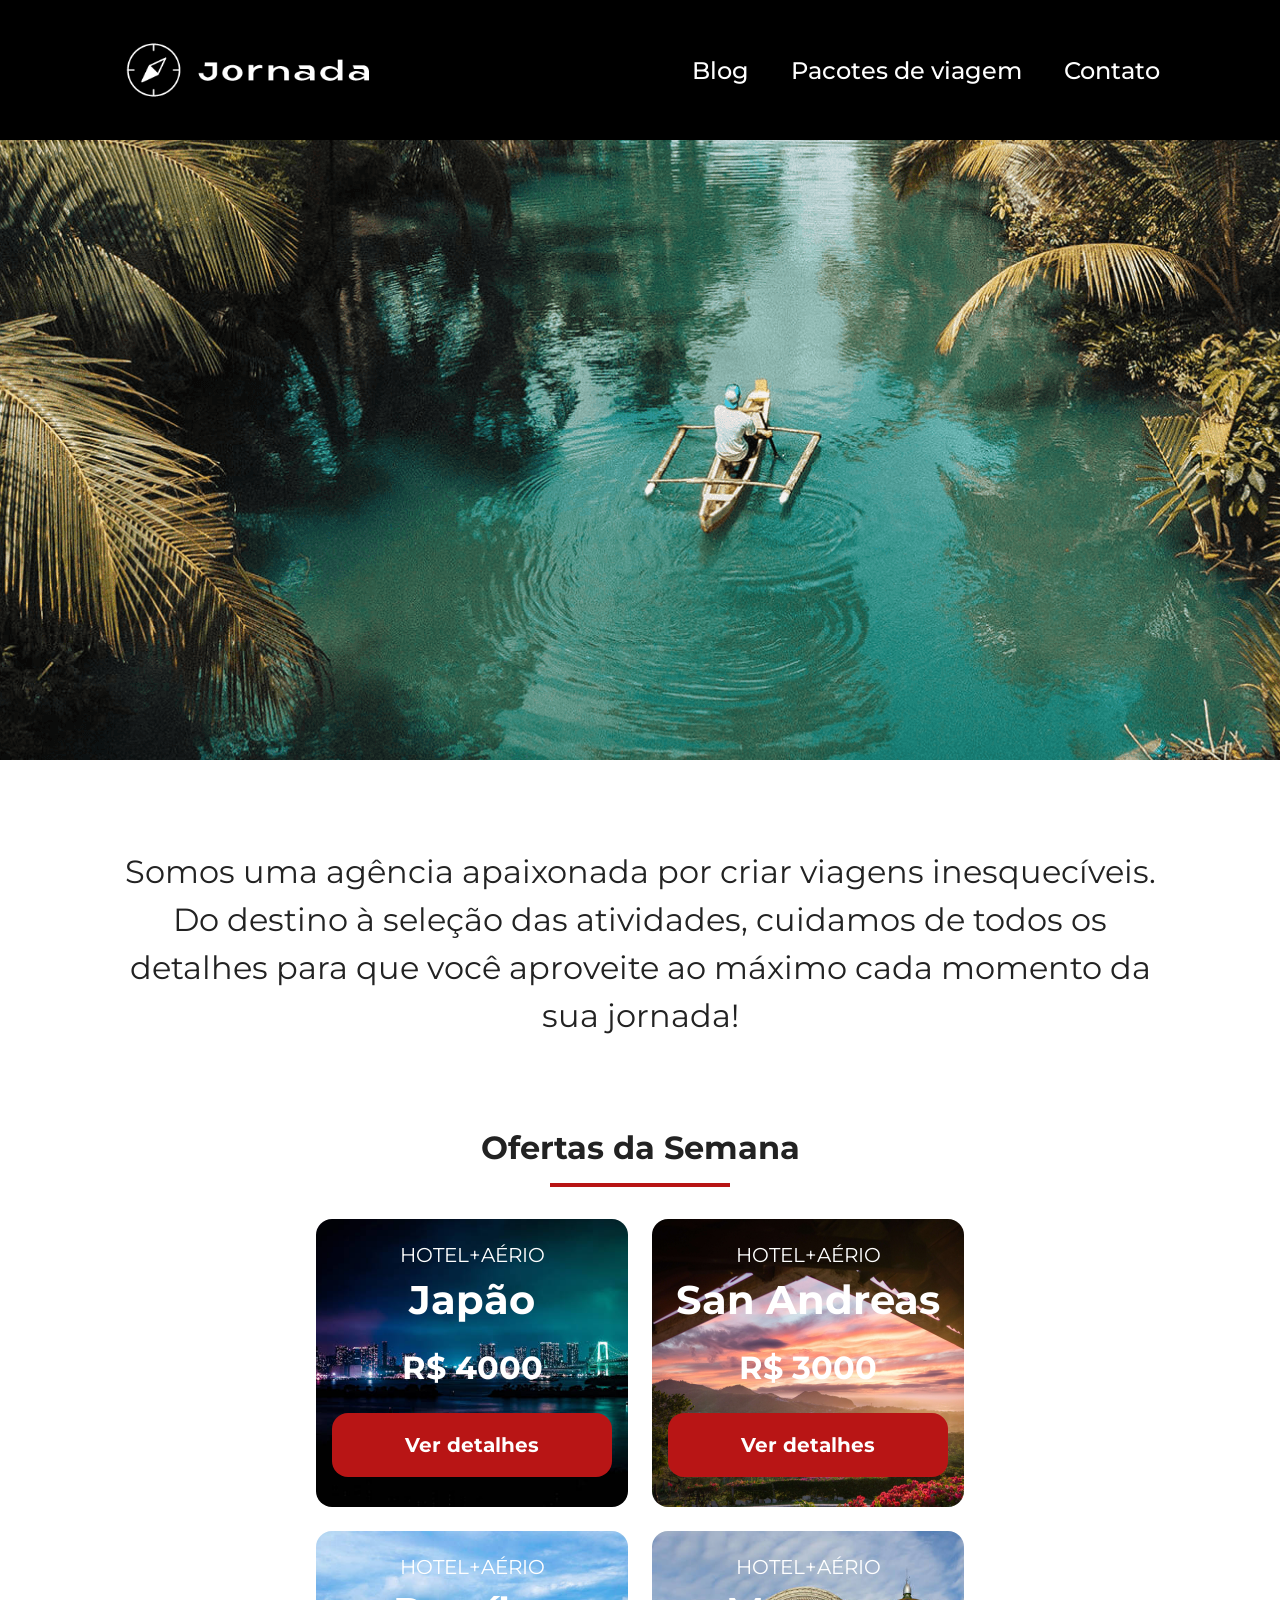
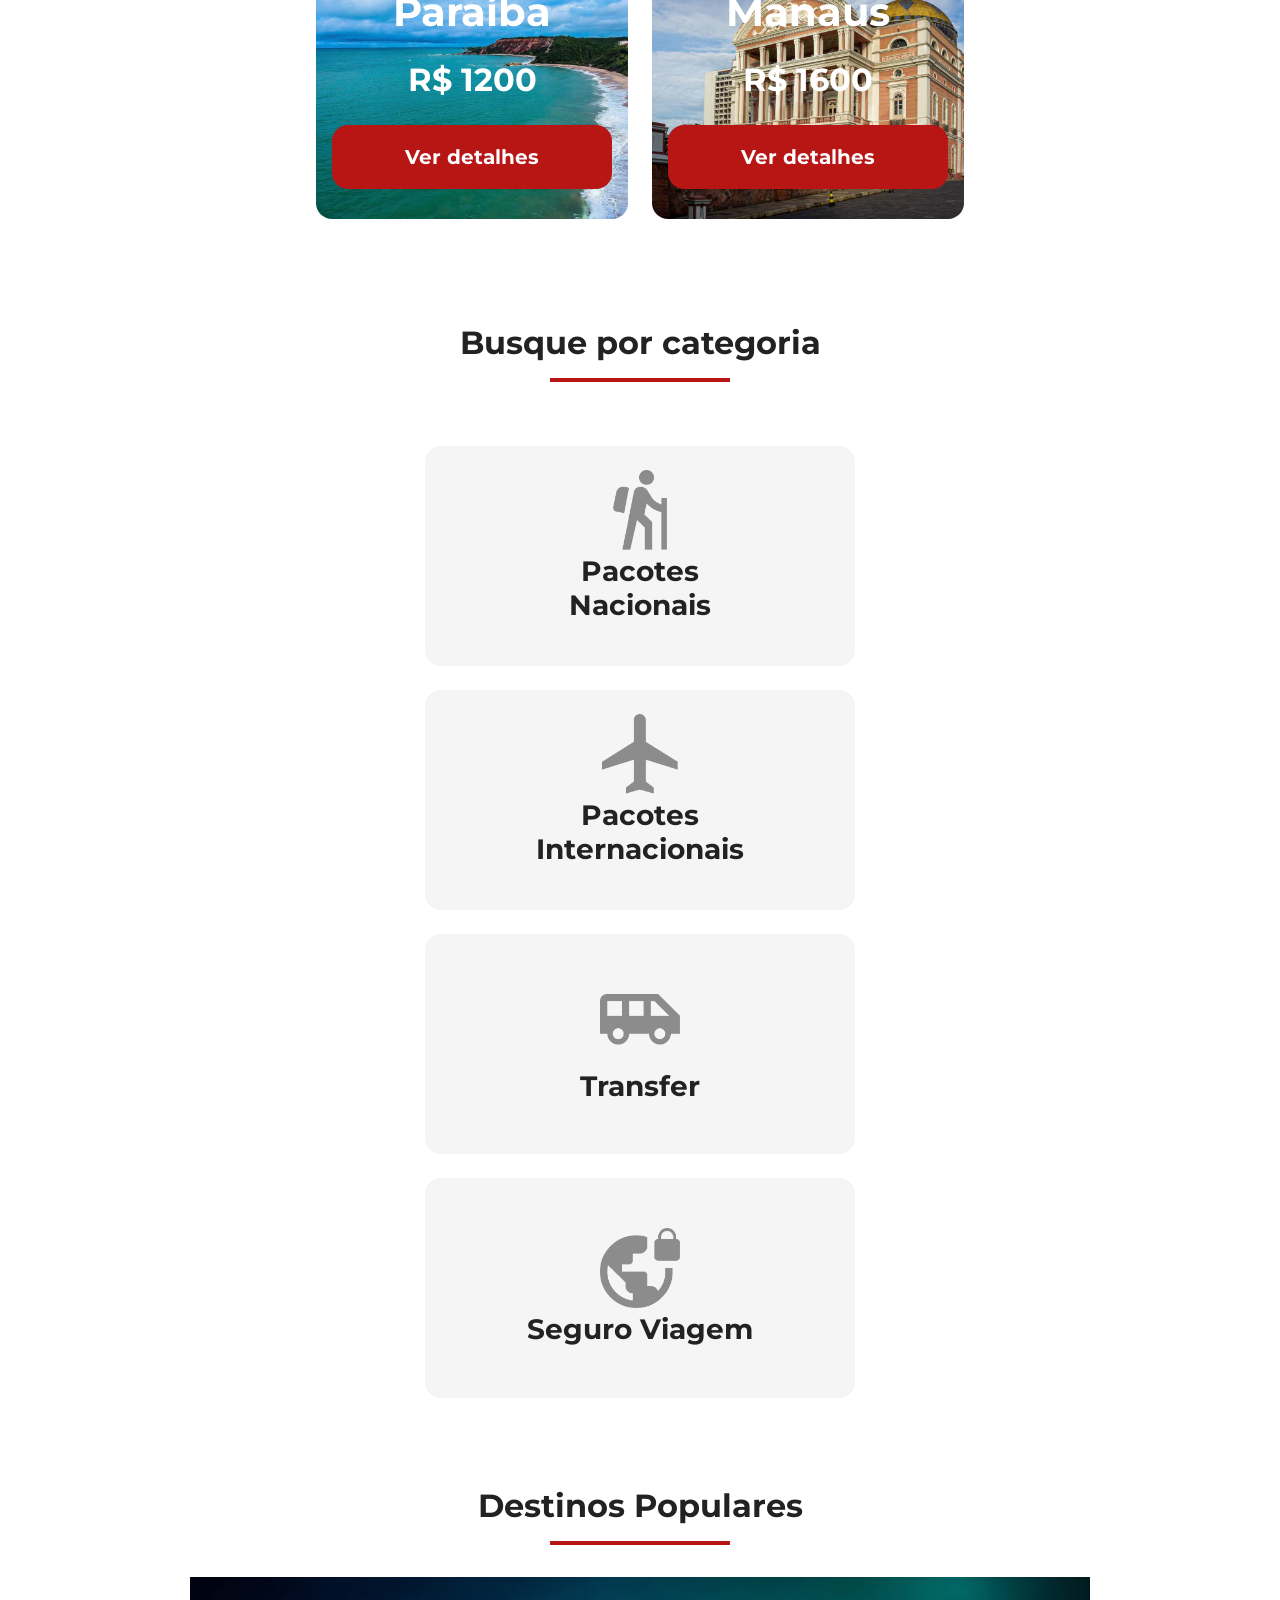
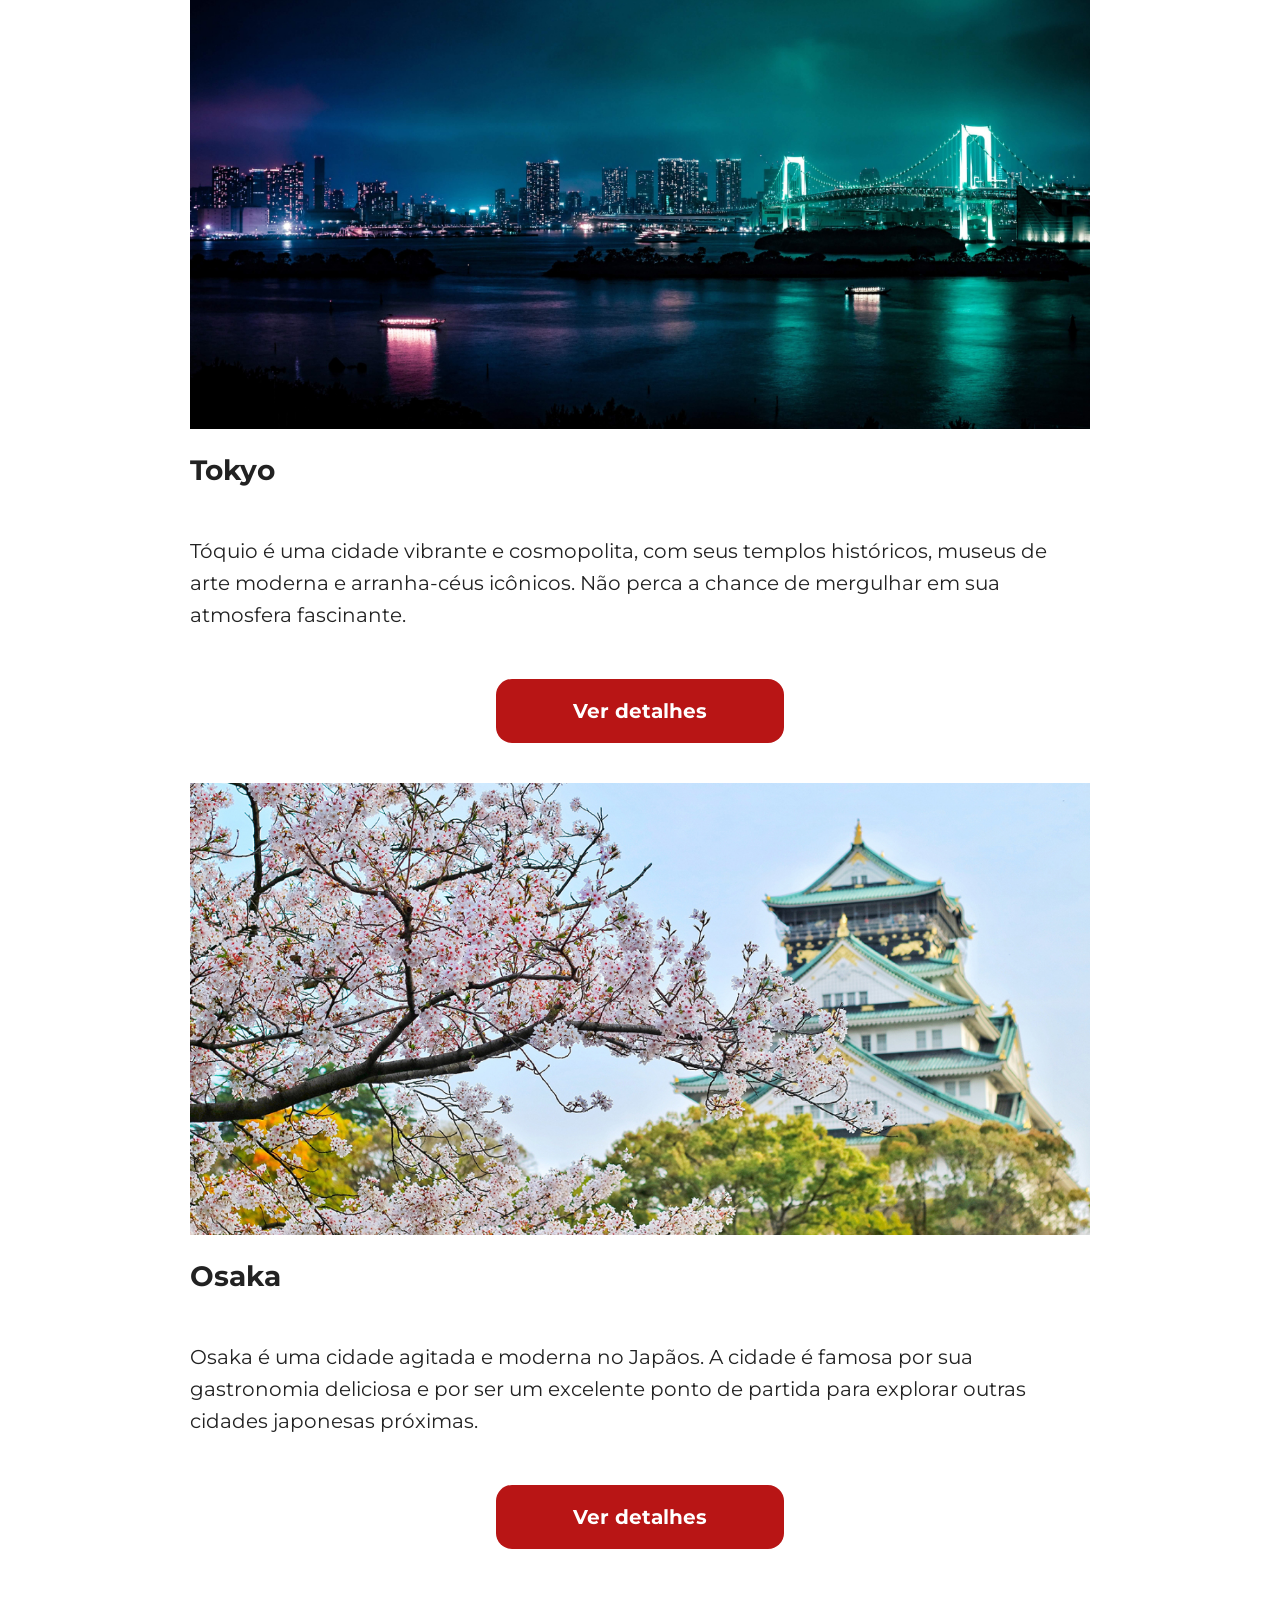
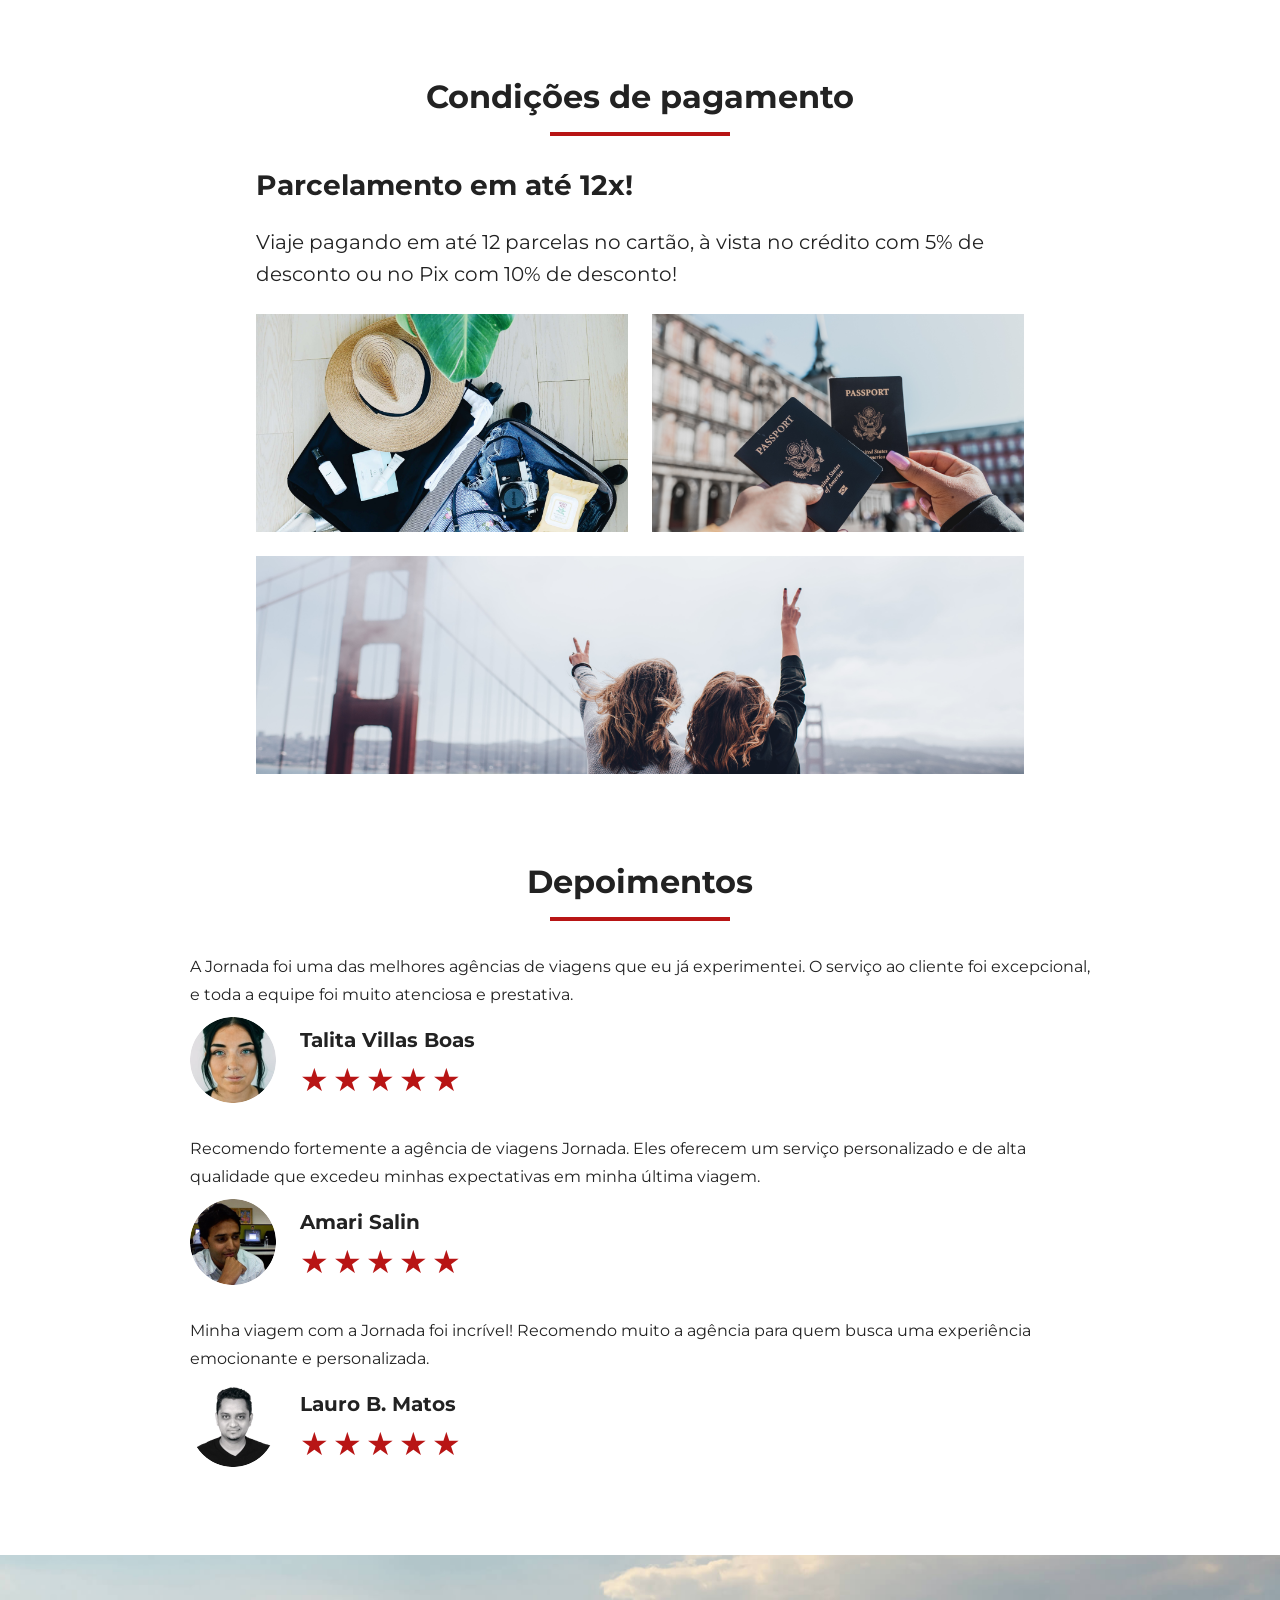
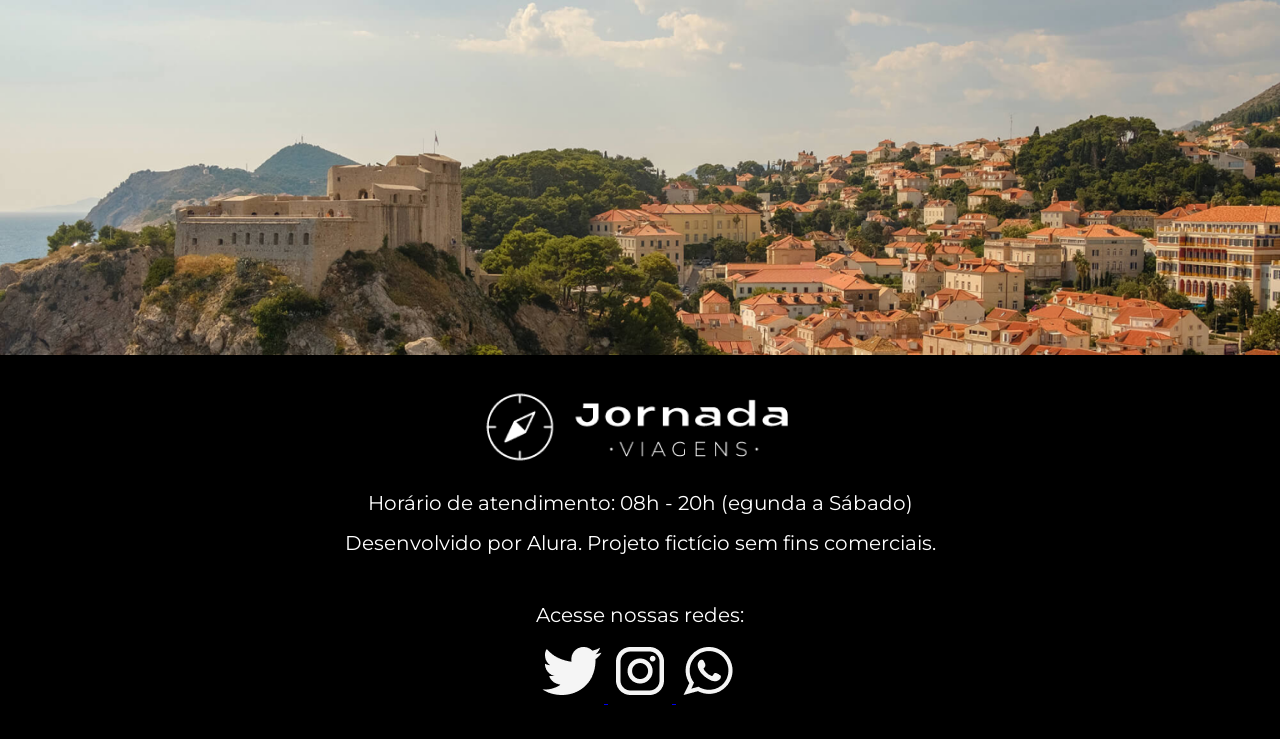
<file: index.html>
<!DOCTYPE html>
<html lang="pt-br">
<head>
    <meta charset="UTF-8">
    <meta name="viewport" content="width=device-width, initial-scale=1.0">
    <link rel="stylesheet" href="css/style.css">
    <title>Jornada Viagens</title>
    <!-- Falta colocar os meta dados -->
</head>
<body>
    <header class="main-header">
        <a class="logo" href="index.html" title="voltar para a página inicial">
            <img class="img-mobile" src="img/bussola-jornada-branca.png" alt="Bussola do logo Jornada viagens na cor preta">
            <img class="img-desktop" src="img/bussola-e-titulo-jornada-branca.png" alt="Logo jornada viagens na cor branca">
        </a>
        <div class="navigation-menu">
            <label for="menu"><img class="menu-burger" src="img/menu.png" alt="menu"></label>
            <input type="checkbox" id="menu" hidden>
            <nav>
                <ul class="list-links">
                    <li><a href="blog.html" target="_blank" title="acessar blog">Blog</a></li>
                    <li><a href="pacotes.html" target="_parent" title="acessar pacotes de viagem">Pacotes de viagem</a></li>
                    <li><a href="contato.html" target="_blank" title="Acessar contato">Contato</a></li>
                </ul>
            </nav>
        </div>
    </header>
    <section class="hero">
        <div class="hero-img"></div>
        <h2>
            Somos uma agência apaixonada por criar viagens inesquecíveis. Do destino à seleção das atividades, cuidamos de todos os detalhes para que você aproveite ao máximo cada momento da sua jornada!
        </h2>
    </section>
    <section class="offers">
        <div class="section-title">
            <h2>Ofertas da Semana</h2>
            <hr>
        </div>
        <div class="offers-cards">
            <article class="card japao">
                <header>
                    <p>HOTEL+AÉRIO</p>
                    <h3>Japão <br> <span>R$ 4000</span></h3>
                </header>
                <footer>
                    <a href="#" class="button">Ver detalhes</a>
                </footer>
            </article>
            <article class="card san-andreas">
                <header>
                    <p>HOTEL+AÉRIO</p>
                    <h3>San Andreas <br> <span>R$ 3000</span></h3>
                </header>
                <footer>
                    <a href="#" class="button">Ver detalhes</a>
                </footer>
            </article>
            <article class="card paraiba">
                <header>
                    <p>HOTEL+AÉRIO</p>
                    <h3>Paraíba <br> <span>R$ 1200</span></h3>
                </header>
                <footer>
                    <a href="#" class="button">Ver detalhes</a>
                </footer>
            </article>
            <article class="card manaus">
                <header>
                    <p>HOTEL+AÉRIO</p>
                    <h3>Manaus <br> <span>R$ 1600</span></h3>
                </header>
                <footer>
                    <a href="#" class="button">Ver detalhes</a>
                </footer>
            </article>
        </div>
    </section>
    <section class="categories">
        <div class="section-title">
            <h2>Busque por categoria</h2>
            <hr>
        </div>
        <div class="categories-cards">
            <a href="#" class="card" target="_blank" title="Busque pela categoria pacotes nacionais">
                <img class="img" src="img/ícone - pacotes nacionais.png" alt="ícone cinza representando uma pessoa fazendo tracking">
                <h3 class="content-title">Pacotes <br> Nacionais</h3>
            </a>
            <a href="#" class="card" target="_blank" title="Busque pela categoria pacotes internacionais">
                <img class="img" src="img/ícone - pacotes interacionais.png" alt="ícone cinza representando uma pessoa fazendo tracking">
                <h3 class="content-title">Pacotes <br> Internacionais</h3>
            </a>
            <a href="#" class="card single-line transfer" target="_blank" title="Busque pela categoria transfer">
                <img class="img" src="img/ícone -transfer.png" alt="ícone cinza representando uma pessoa fazendo tracking">
                <h3 class="content-title">Transfer</h3>
            </a>
            <a href="#" class="card single-line" target="_blank" title="Busque pela categoria seguro viagem">
                <img class="img" src="img/ícone - seguro viagem (1).png" alt="ícone cinza representando uma pessoa fazendo tracking">
                <h3 class="content-title">Seguro Viagem</h3>
            </a>
        </div>
    </section>
    <section class="destinations">
        <div class="section-title">
            <h2>Destinos Populares</h2>
            <hr>
        </div>
        <div class="destination-items">
            <article class="item">
                <header>
                    <div class="img-item tokyo">
                        
                    </div>
                    <h4 class="content-title">Tokyo</h4>
                </header>
                <p class="content-text">Tóquio é uma cidade vibrante e cosmopolita, com seus templos históricos, museus de arte moderna e arranha-céus icônicos. Não perca a chance de mergulhar em sua atmosfera fascinante.</p>
                <footer>
                    <a target="_blank" title="Veja mais detalhes do destino Tokyo" href="#" class="button">Ver detalhes</a>
                </footer>
            </article>
            <article class="item">
                <header>
                    <div class="img-item osaka">

                    </div>
                    <h4 class="content-title">Osaka</h4>
                </header>
                <p class="content-text">Osaka é uma cidade agitada e moderna no Japãos. A cidade é famosa por sua gastronomia deliciosa e por ser um excelente ponto de partida para explorar outras cidades japonesas próximas.</p>
                <footer>
                    <a target="_blank" title="Veja mais detalhes do destino Osaka" href="#" class="button">Ver detalhes</a>
                </footer>
            </article>
        </div>
    </section>
    <section class="payments">
        <div class="section-title">
            <h2>Condições de pagamento</h2>
            <hr>
        </div>
            <div class="content-container">
                <div class="text-content">
                    <h3 class="content-title">Parcelamento em até 12x!</h3>
                    <p class="content-text">Viaje pagando em até 12 parcelas no cartão, à vista no crédito com 5% de desconto ou no Pix com 10% de desconto!</p>
                </div>
                <div class="img-gallery">
                    <div class="image first"></div>
                    <div class="image second"></div>
                    <div class="image third colspan-2"></div>
                </div>
        </div>
    </section>
    <section class="testimonial">
        <div class="section-title">
            <h2>Depoimentos</h2>
            <hr>
        </div>
        <div class="testimonial-container">
            <article>
                <header>
                    <p>A Jornada foi uma das melhores agências de viagens que eu já experimentei. O serviço ao cliente foi excepcional, e toda a equipe foi muito atenciosa e prestativa.</p>
                </header>
                <footer>
                    <img src="img/person 1.png" alt="Imagem de perfil da cliente Talita Villas Boas">
                    <div class="profile-content">
                        <h4>Talita Villas Boas</h4>
                        <div class="rating">
                            <span class="star">★</span>
                            <span class="star">★</span>
                            <span class="star">★</span>
                            <span class="star">★</span>
                            <span class="star">★</span>
                        </div>
                    </div>
                </footer>
            </article>
            <article>
                <header>
                    <p>Recomendo fortemente a agência de viagens Jornada. Eles oferecem um serviço personalizado e de alta qualidade que excedeu minhas expectativas em minha última viagem.</p>
                </header>
                <footer>
                    <img src="img/person 2.png" alt="Imagem de perfil da cliente Amari Salin">
                    <div class="profile-content">
                        <h4>Amari Salin</h4>
                        <div class="rating">
                            <span class="star">★</span>
                            <span class="star">★</span>
                            <span class="star">★</span>
                            <span class="star">★</span>
                            <span class="star">★</span>
                        </div>
                    </div>
                </footer>
            </article>
            <article>
                <header>
                    <p>Minha viagem com a Jornada foi incrível! Recomendo muito a agência para quem busca uma experiência emocionante e personalizada.</p>
                </header>
                <footer>
                    <img src="img/person 3.png" alt="Imagem de perfil da cliente Lauro B. Matos">
                    <div class="profile-content">
                        <h4>Lauro B. Matos</h4>
                        <div class="rating">
                            <span class="star">★</span>
                            <span class="star">★</span>
                            <span class="star">★</span>
                            <span class="star">★</span>
                            <span class="star">★</span>
                        </div>
                    </div>
                </footer>
            </article>
        </div>
    </section>
    <secion class="bottom-hero">
        <div class="hero-img">
        </div>
    </secion>
    <footer class="main-footer">
        <div class="footer-content">
            <img src="img/Logo-branco 1.png" alt="logo completo Jornada Viagens">
            <p>Horário de atendimento: 08h - 20h (<Slot></Slot>egunda a Sábado)</p>
            <p>Desenvolvido por Alura. Projeto fictício sem fins comerciais.</p>
        </div>
        <div class="footer-social">
            <p>Acesse nossas redes:</p>
            <a href="#" target="_blank" title="Acesse o Twitter do Jornada Viagens">
                <img src="img/Twiter 1.png" alt="Icone do Twitter na cor branca">
            </a>
            <a href="#" target="_blank" title="Acesse o Instagram do Jornada Viagens">
                <img src="img/Instragam 1.png" alt="Icone do Instagram na cor branca">
            </a>
            <a href="#" target="_blank" title="Entre em contato atraves do Whatsapp do Jornada Viagens">
                <img src="img/Whatsapp 1.png" alt="Icone do Whatsapp na cor branca">
            </a>
        </div>
    </footer>
</body>
</html>
</file>
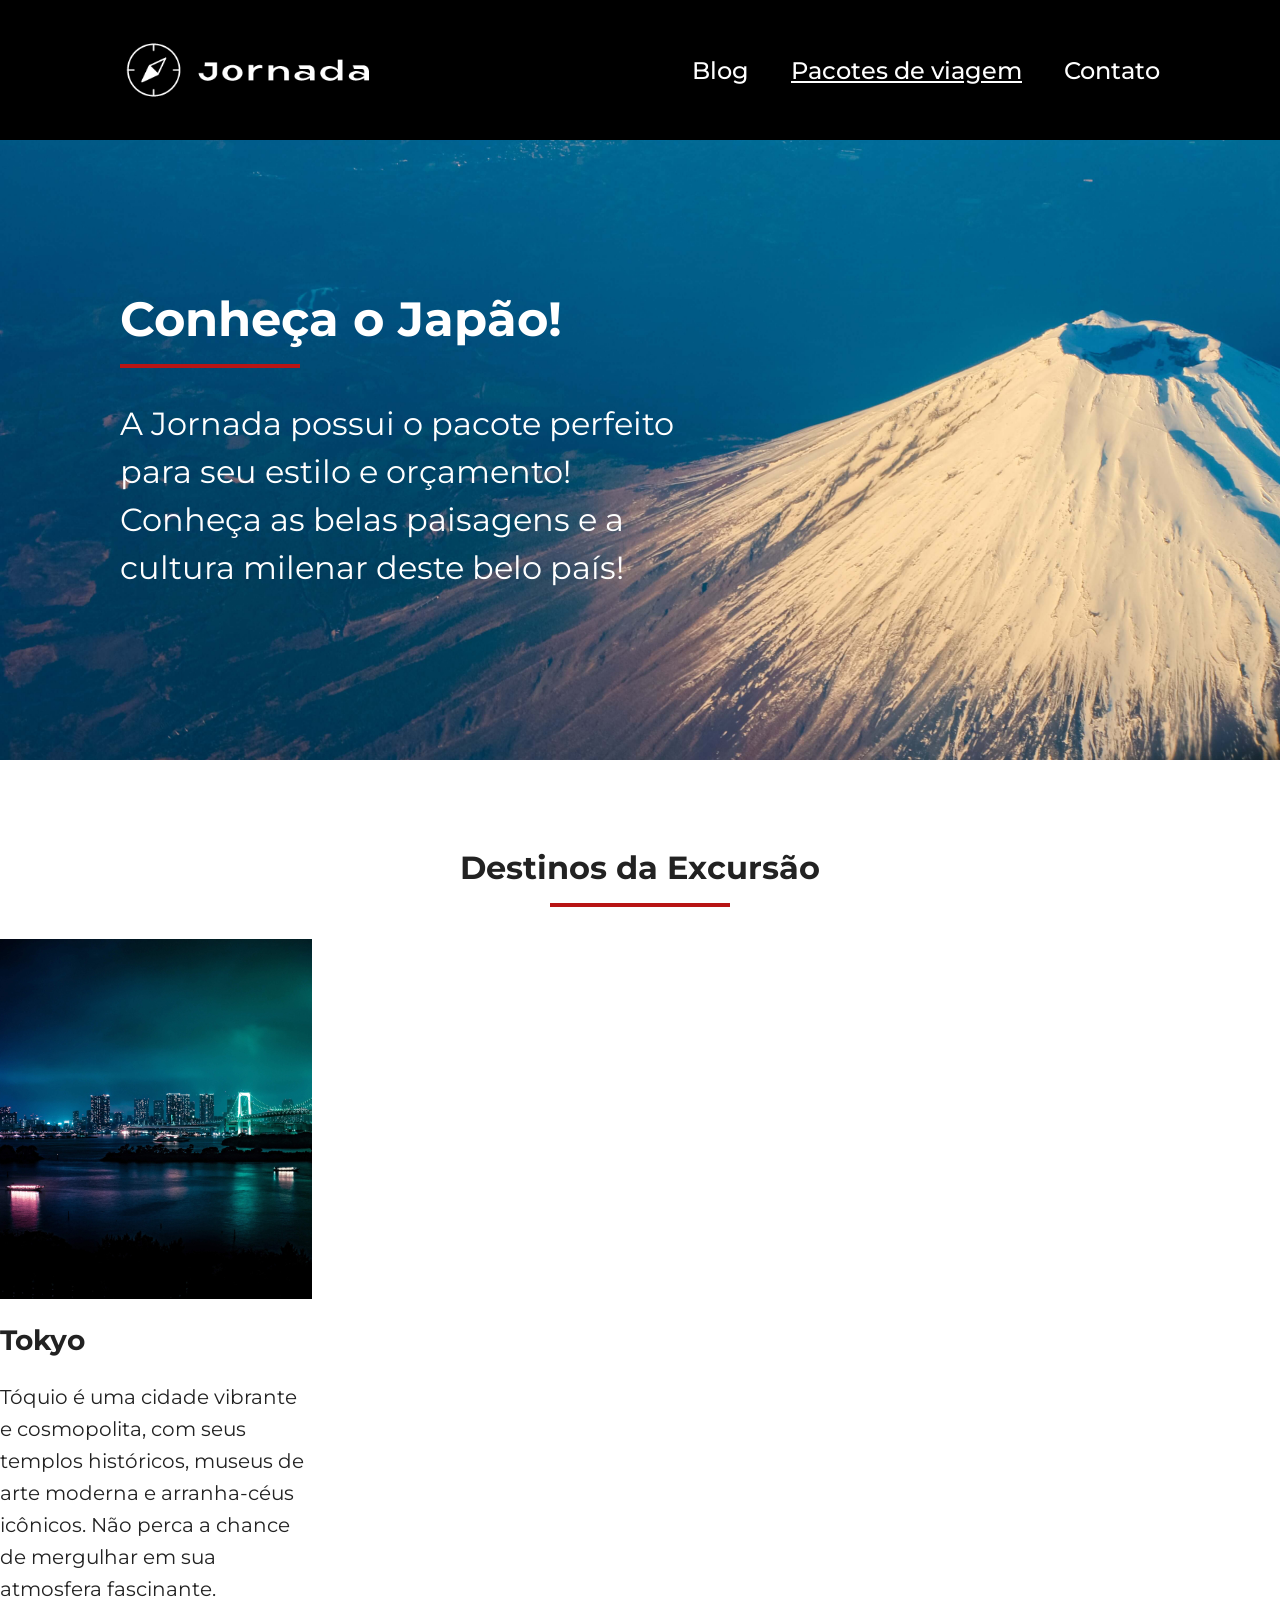
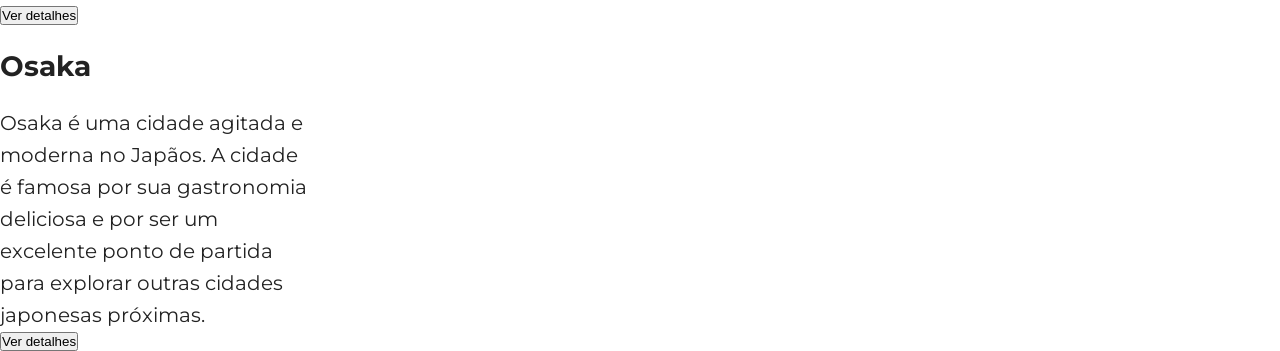
<file: pacotes.html>
<!DOCTYPE html>
<html lang="pt-br">
<head>
    <meta charset="UTF-8">
    <meta name="viewport" content="width=device-width, initial-scale=1.0">
    <link rel="stylesheet" href="css/style.css">
    <title>Pacotes de viagem</title>
</head>
<body>
    <header class="main-header">
        <a class="logo" href="index.html" title="voltar para a página inicial">
            <img class="img-mobile" src="img/bussola-jornada-branca.png" alt="Bussola do logo Jornada viagens na cor preta">
            <img class="img-desktop" src="img/bussola-e-titulo-jornada-branca.png" alt="Logo jornada viagens na cor branca">
        </a>
        <div class="navigation-menu">
            <label for="menu"><img class="menu-burger" src="img/menu.png" alt="menu"></label>
            <input type="checkbox" id="menu" hidden>
            <nav>
                <ul class="list-links">
                    <li><a href="blog.html" target="_blank" title="acessar blog">Blog</a></li>
                    <li><a class="active" href="pacotes.html" target="_parent" title="acessar pacotes de viagem">Pacotes de viagem</a></li>
                    <li><a href="contato.html" target="_blank" title="Acessar contato">Contato</a></li>
                </ul>
            </nav>
        </div>
    </header>
    <section class="travel-packages hero">
        <div class="hero-img">
            <div class="hero-content">
                <h1>Conheça o Japão!</h1>
                <hr>
                <p>A Jornada possui o pacote perfeito para seu estilo e orçamento! Conheça as belas paisagens e a  cultura milenar deste belo país!</p>
            </div>
        </div>
    </section>
    <secion class="travel-packages destiny">
        <div class="section-title">
            <h2>Destinos da Excursão</h2>
            <hr>
        </div>
        <div class="destiny-content">
            <article>
                <div class="item-img tokyo">

                </div>
                <h3>Tokyo</h3>
                <p>Tóquio é uma cidade vibrante e cosmopolita, com seus templos históricos, museus de arte moderna e arranha-céus icônicos. Não perca a chance de mergulhar em sua atmosfera fascinante.</p>
                <a href="#"><button>Ver detalhes</button></a>
            </article>
            <article>
                <div class="item-img osaka">
                    
                </div>
                <h3>Osaka</h3>
                <p>Osaka é uma cidade agitada e moderna no Japãos. A cidade é famosa por sua gastronomia deliciosa e por ser um excelente ponto de partida para explorar outras cidades japonesas próximas.</p>
                <a href="#"><button>Ver detalhes</button></a>
            </article>
            
        </div>
    </secion>
</body>
</html>
</file>
<file: css/style.css>
@import url(global.css);
@import url(header.css);
@import url(hero.css);
@import url(offers.css);
@import url(categories.css);
@import url(destinations.css);
@import url(payments.css);
@import url(testimonials.css);
@import url(footer.css);
</file>
